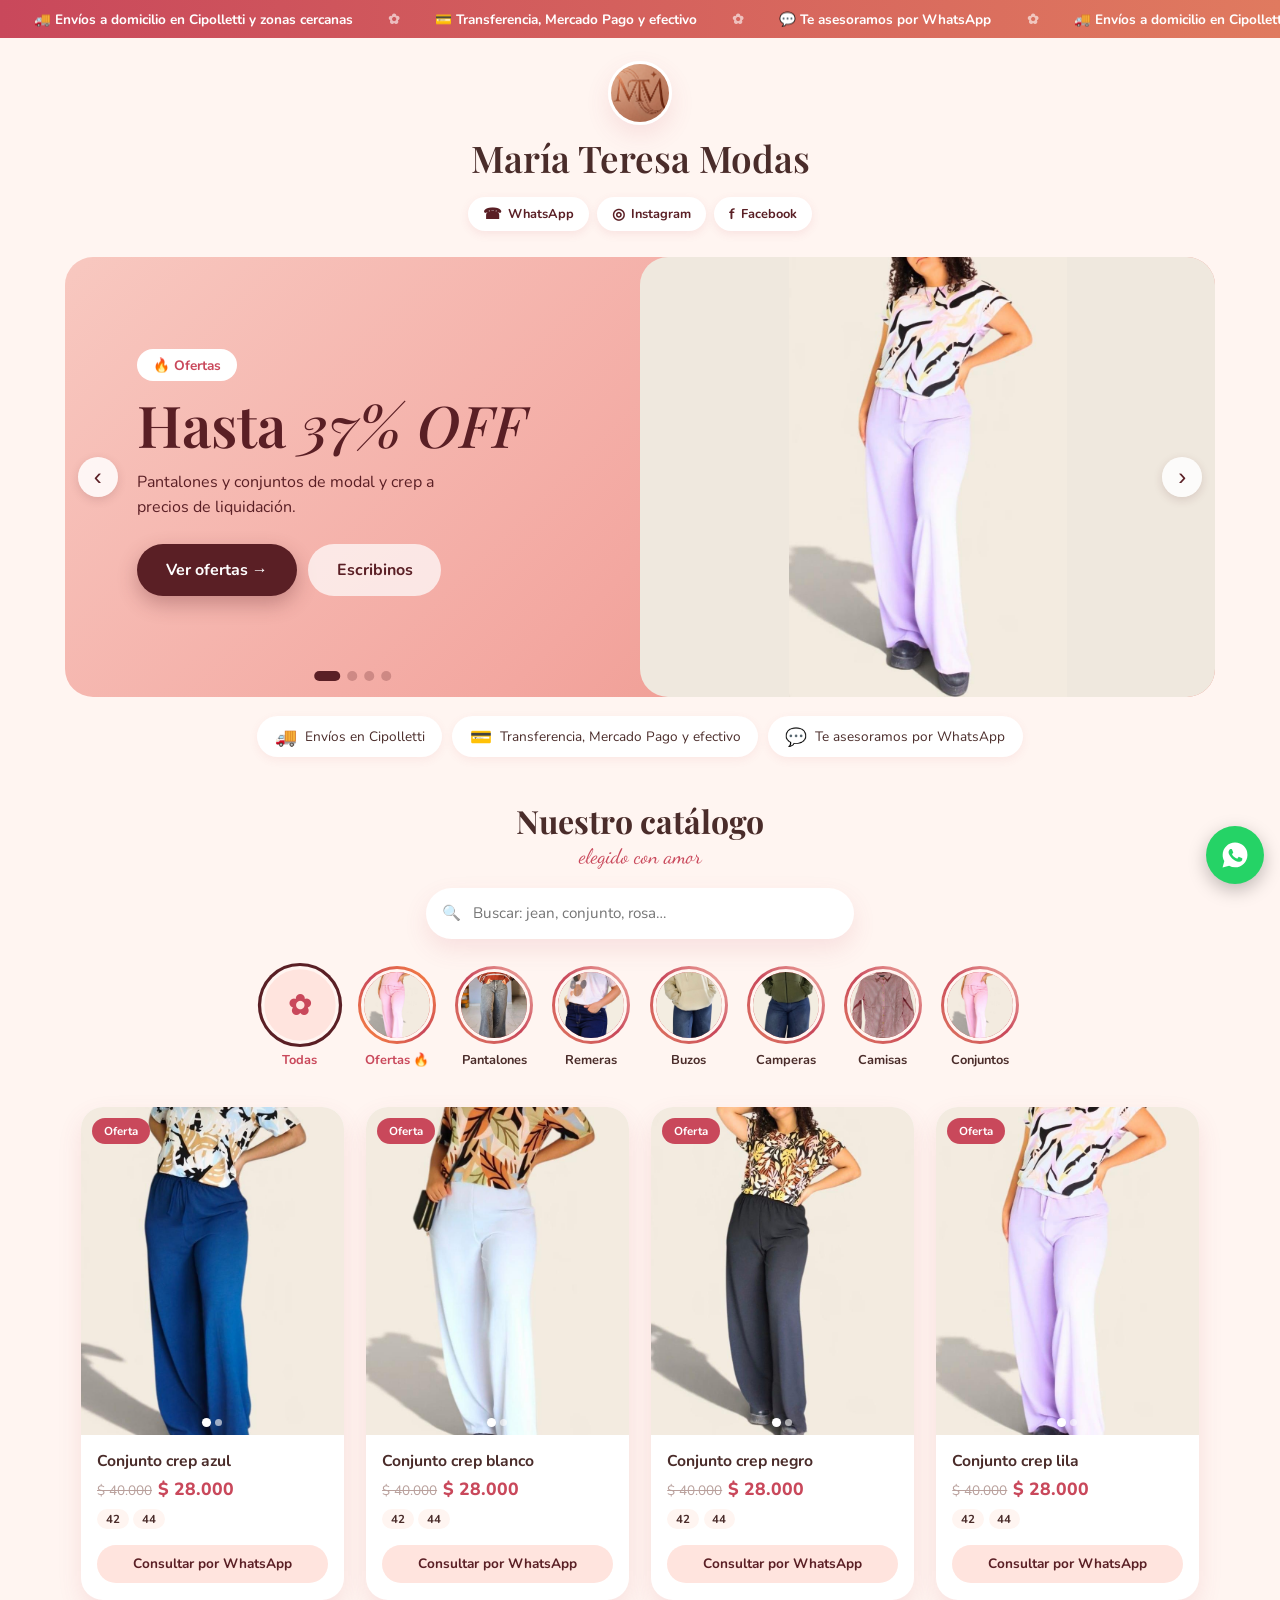
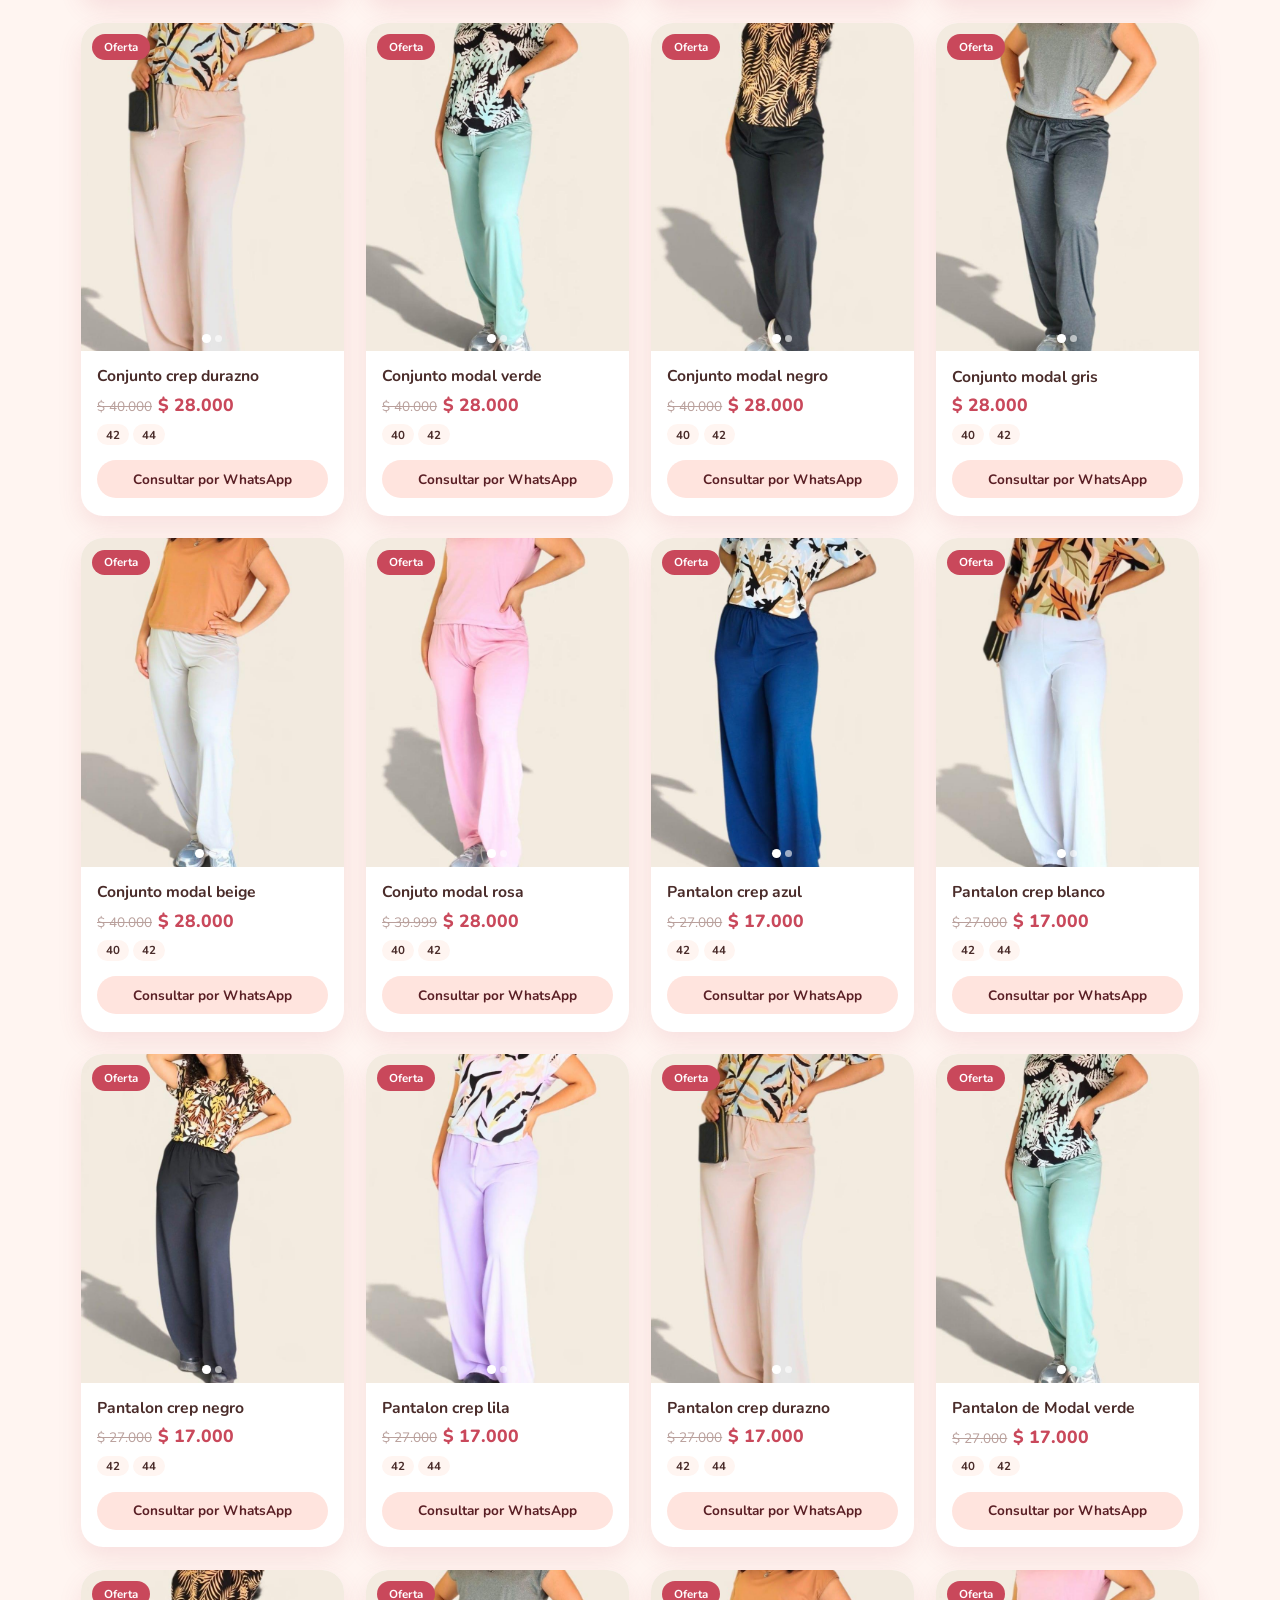
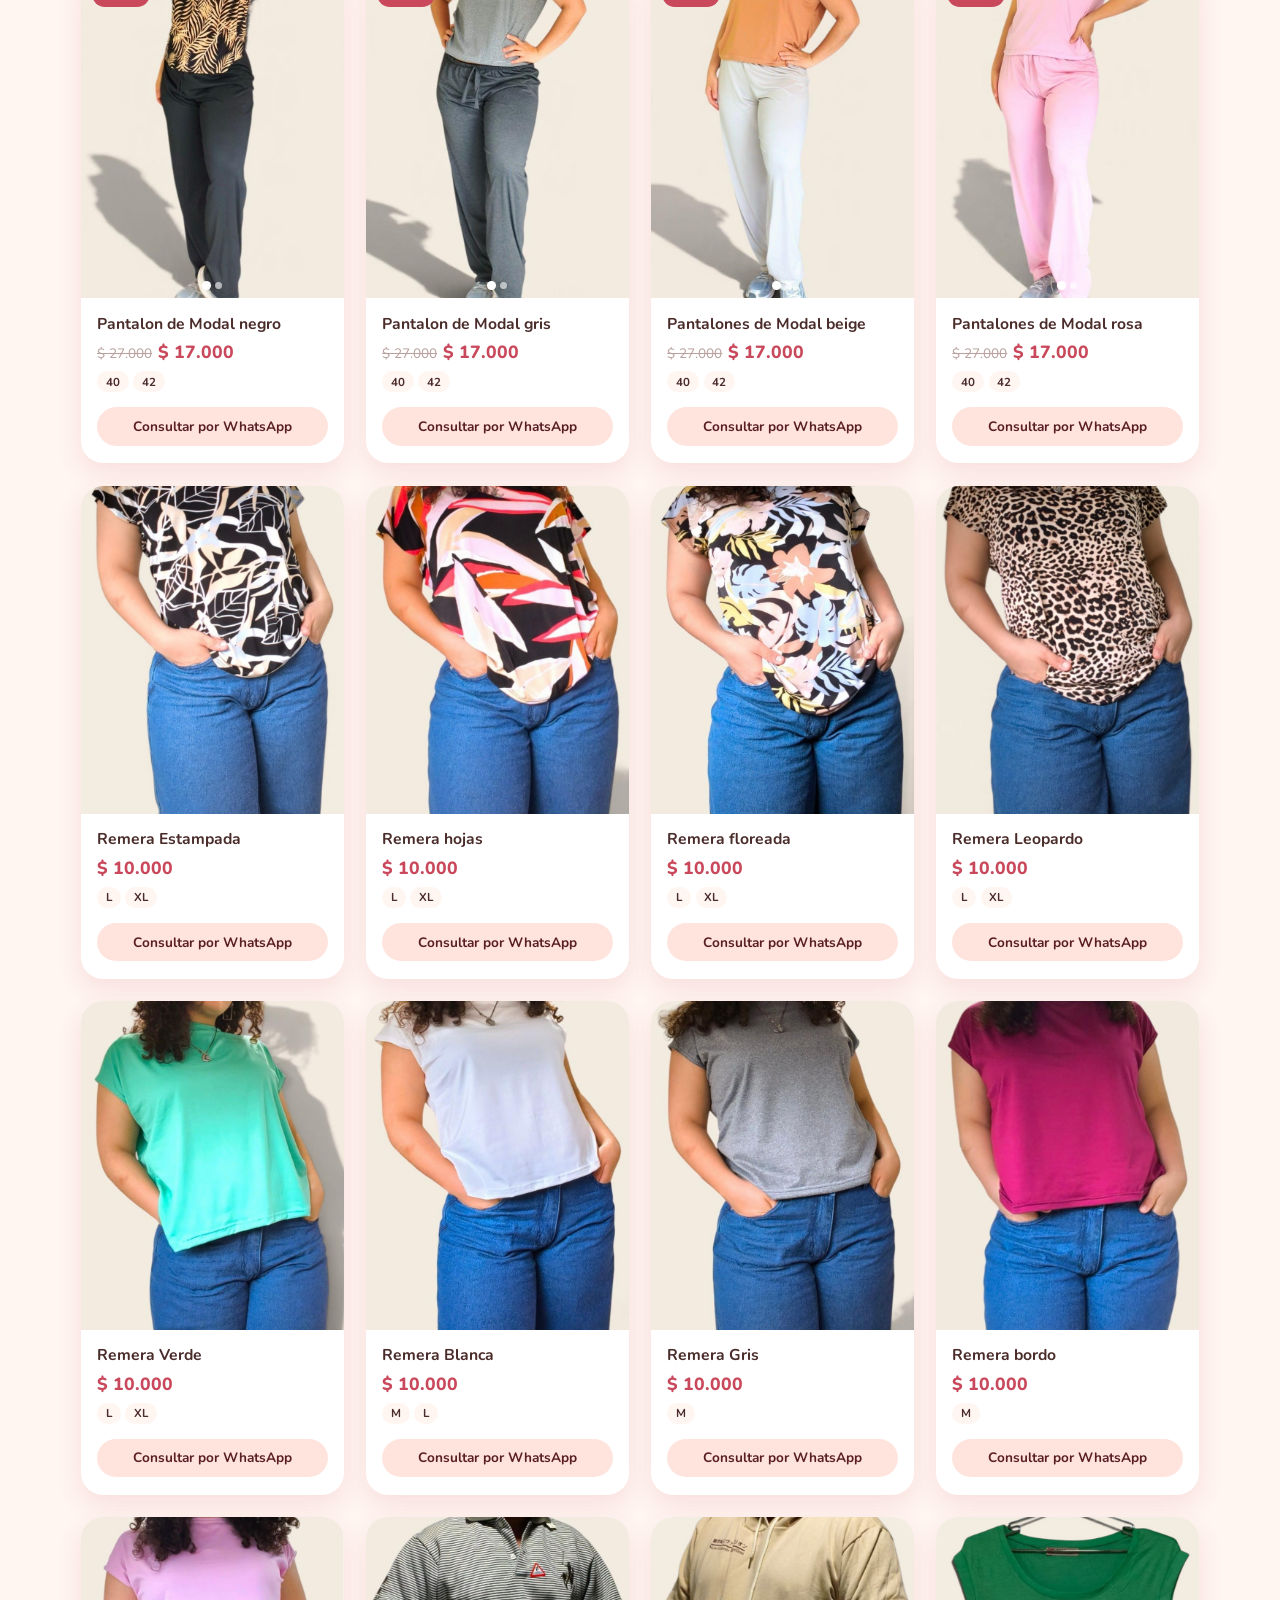
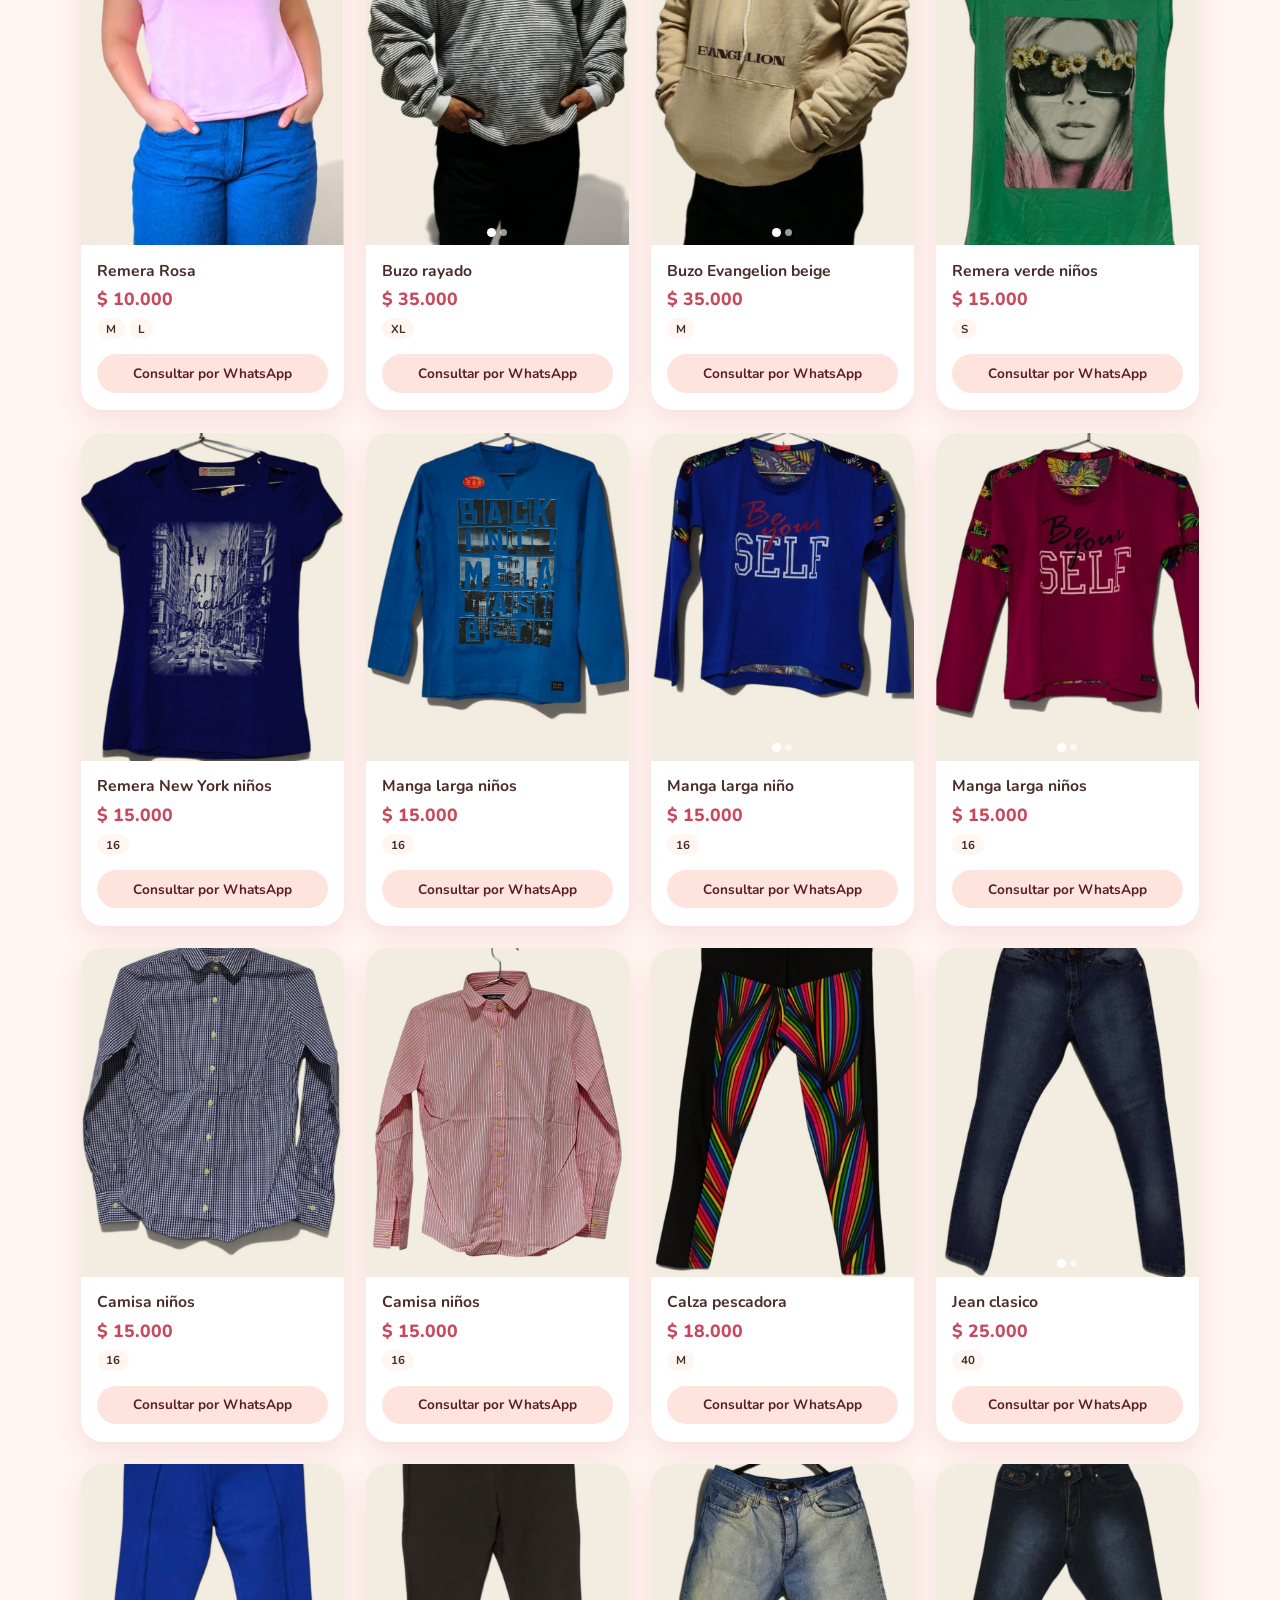
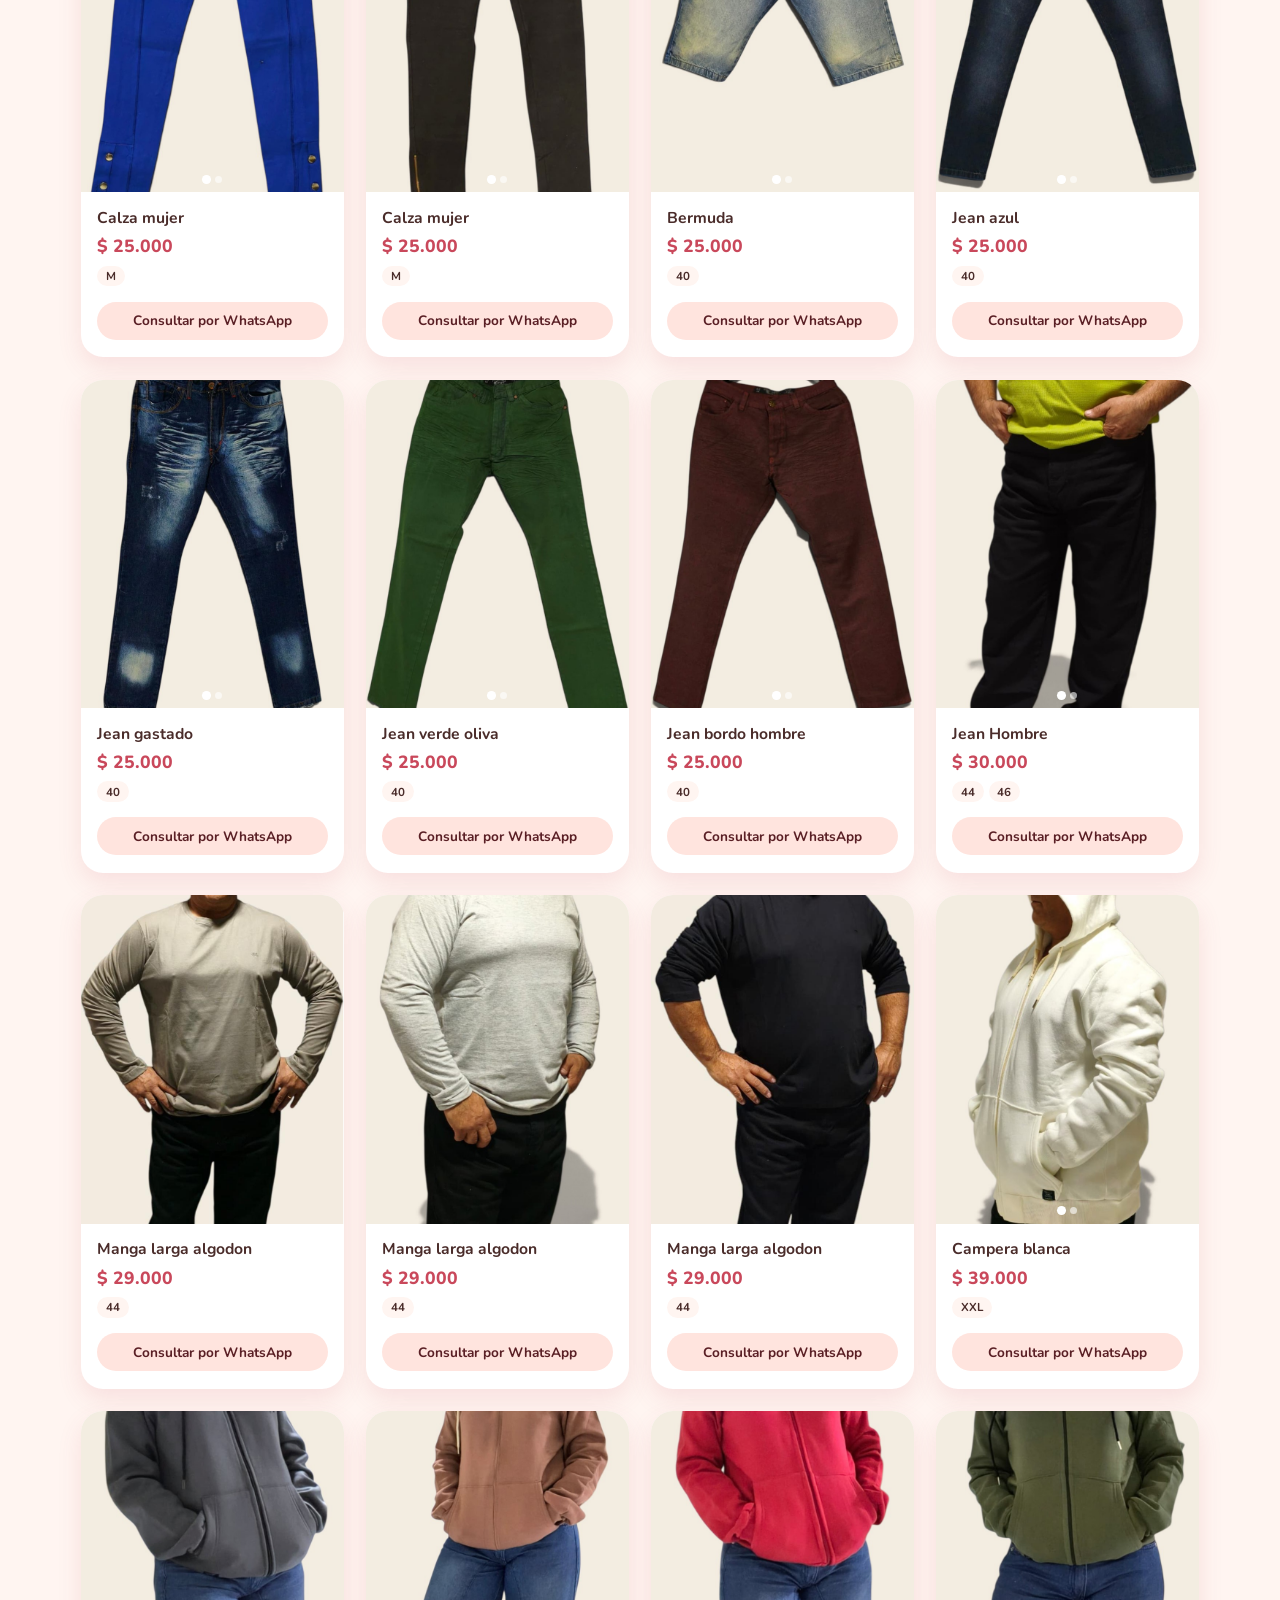
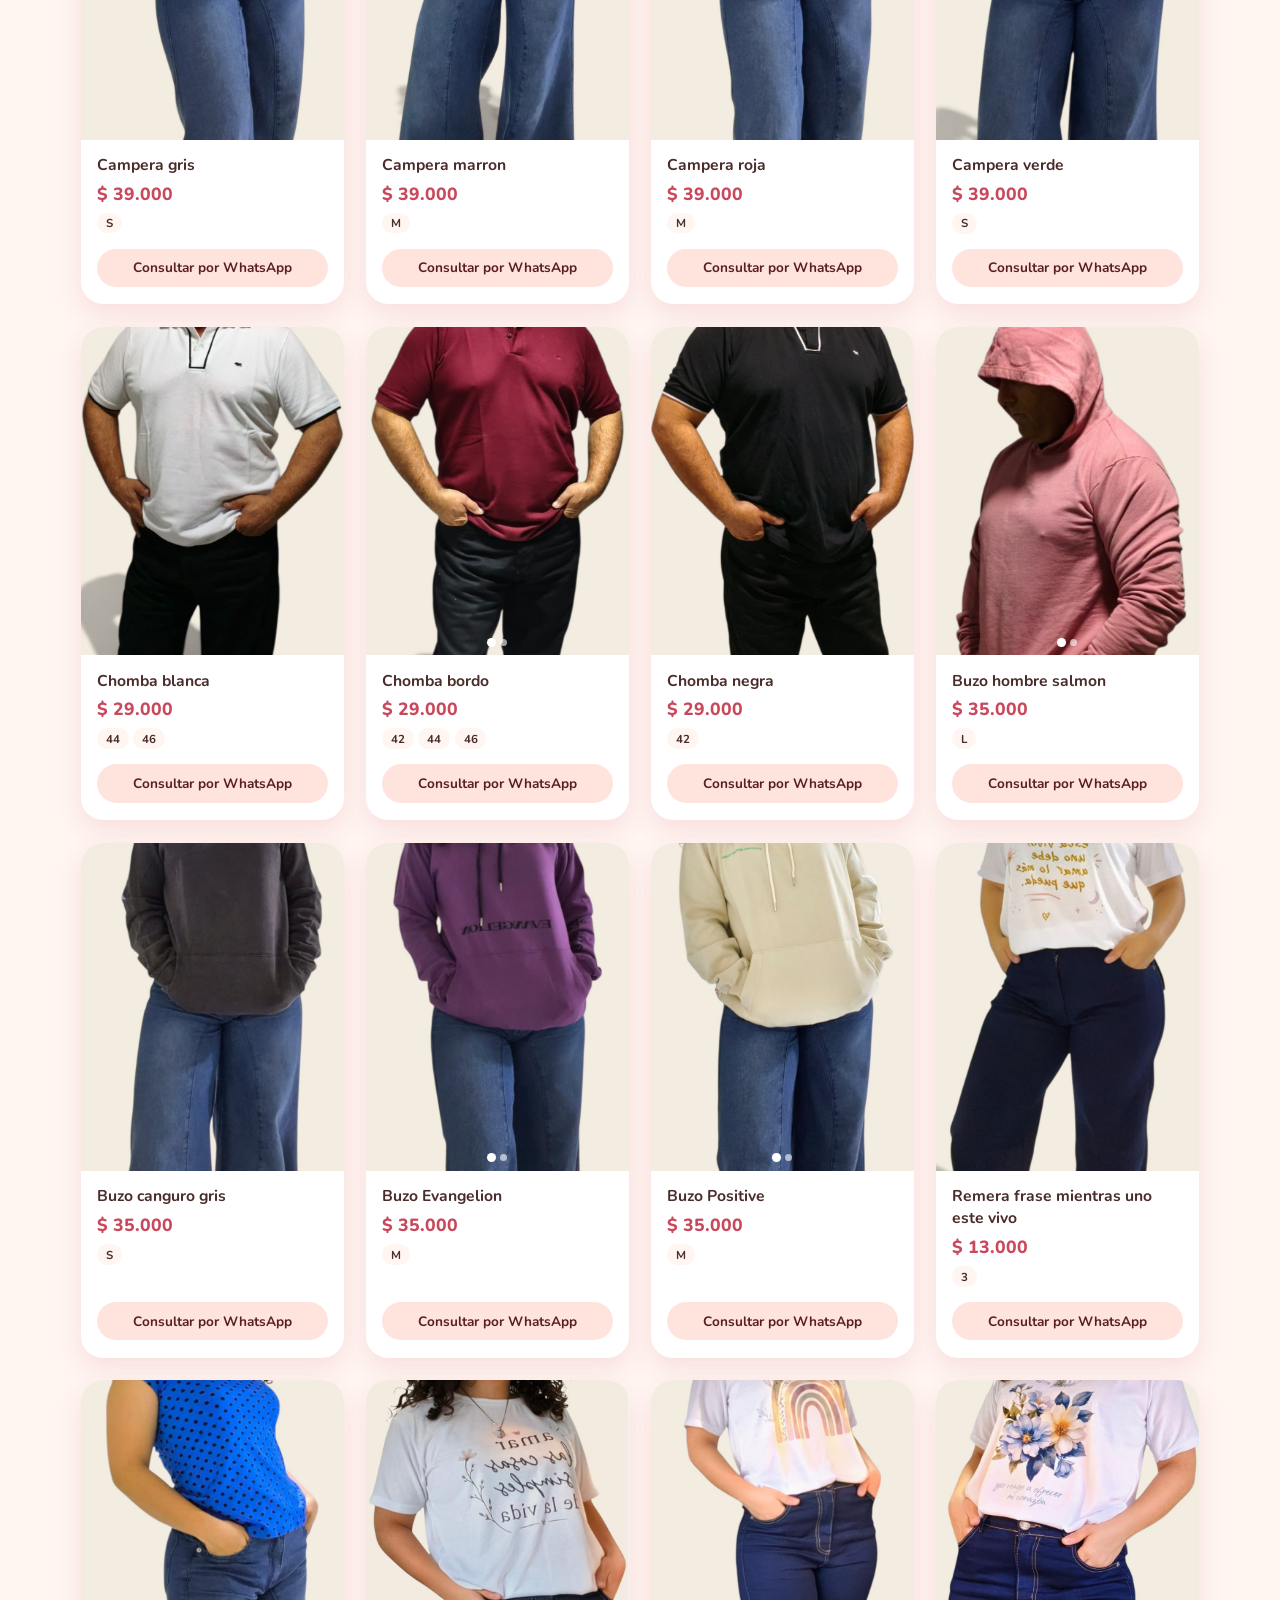
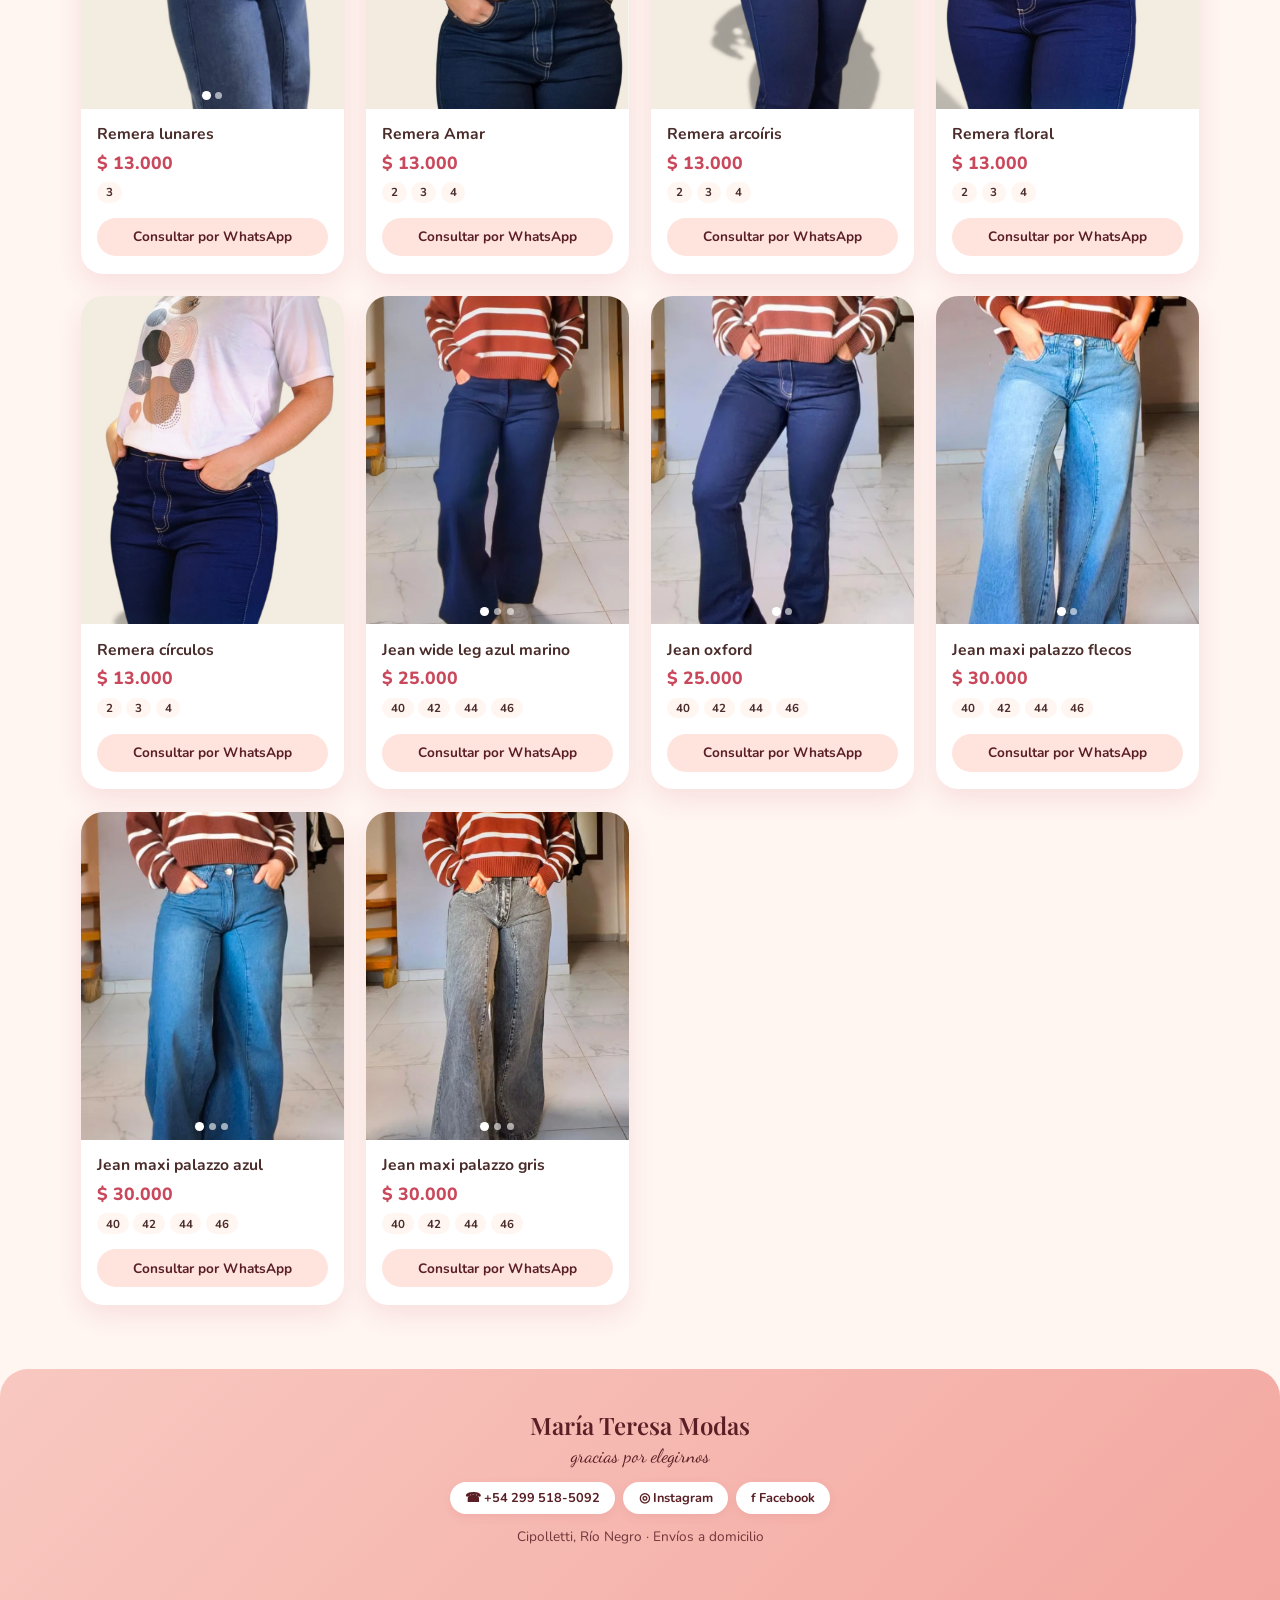
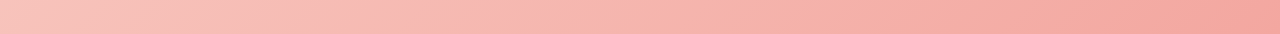
<file: index.html>
<!DOCTYPE html>
<html lang="es-AR">
<head>
<meta charset="UTF-8">
<meta name="viewport" content="width=device-width, initial-scale=1.0">
<title>Maria Teresa Modas — Catálogo</title>
<!-- ===== Open Graph (previsualización al compartir) ===== -->
<meta property="og:type" content="website">
<meta property="og:title" content="María Teresa Modas — Catálogo">
<meta property="og:description" content="Jeans, remeras y más. Envíos en Cipolletti y zonas cercanas. Pagá con transferencia, Mercado Pago o efectivo.">
<meta property="og:image" content="https://mtmodas.netlify.app/img/preview-og.jpg">
<meta property="og:url" content="https://mtmodas.netlify.app/">
<meta property="og:locale" content="es_AR">
<meta property="og:site_name" content="María Teresa Modas">

<!-- ===== Descripción general (buscadores) ===== -->
<meta name="description" content="Catálogo de MT Modas: jeans, remeras y más en Cipolletti, Río Negro.">
<link rel="canonical" href="https://mtmodas.netlify.app/">

<!-- ===== Datos del negocio para Google (vincula Facebook e Instagram) ===== -->
<script type="application/ld+json">
{
  "@context": "https://schema.org",
  "@type": "ClothingStore",
  "name": "María Teresa Modas",
  "url": "https://mtmodas.netlify.app/",
  "logo": "https://mtmodas.netlify.app/img/logo-mt.png",
  "image": "https://mtmodas.netlify.app/img/preview-og.jpg",
  "telephone": "+54 299 518-5092",
  "address": {
    "@type": "PostalAddress",
    "addressLocality": "Cipolletti",
    "addressRegion": "Río Negro",
    "addressCountry": "AR"
  },
  "paymentAccepted": "Transferencia, Mercado Pago, Efectivo",
  "sameAs": [
    "https://www.facebook.com/profile.php?id=61593674805982",
    "https://www.instagram.com/mt.modascipo"
  ]
}
</script>
<link rel="preconnect" href="https://fonts.googleapis.com">
<link href="https://fonts.googleapis.com/css2?family=Playfair+Display:ital,wght@0,600;1,500&family=Dancing+Script:wght@600&family=Nunito:wght@400;600;700;800&display=swap" rel="stylesheet">
<link rel="stylesheet" href="css/style.css">
</head>
<body>
  <!-- Barra superior: los avisos que pasan se editan en js/portada.js (AVISOS_BARRA) -->
  <div class="top-announcement-bar" id="barraAnuncio">
    <p>🚚 Envíos a domicilio en Cipolletti y zonas cercanas</p>
  </div>

  <header class="site-header">
    <div class="header-inner">
      <img src="img/logo-mt.png" alt="" class="logo" onerror="this.style.display='none'">
      <div class="brand">
        <span class="brand-script"></span>
        <h1>María Teresa Modas</h1>
      </div>
      <nav class="contacto-bar" aria-label="Contacto">
        <a href="https://wa.me/542995185092" target="_blank" rel="noopener" class="contacto-link">
          <span class="contacto-icono">☎</span> WhatsApp
        </a>
        <a href="https://www.instagram.com/mt.modascipo" target="_blank" rel="noopener" class="contacto-link">
          <span class="contacto-icono">◎</span> Instagram
        </a>
        <a href="https://www.facebook.com/profile.php?id=61593674805982" target="_blank" rel="noopener" class="contacto-link">
          <span class="contacto-icono">f</span> Facebook
        </a>
      </nav>
    </div>
  </header>

  <!-- Portada que cambia sola: las fotos y textos se editan en js/portada.js (PORTADAS).
       Esto de abajo se ve solo un instante, hasta que carga la portada. -->
  <section class="hero" id="portada" aria-roledescription="carrusel" aria-label="Novedades">
    <div class="hero-slide activa">
      <div class="hero-txt">
        <span class="chip">✿ Nueva temporada</span>
        <h2>Ropa linda,<br><em>precios de amiga</em></h2>
        <p>Jeans, buzos, remeras y camperas para vos y toda la familia. Envíos en Cipolletti y zonas cercanas.</p>
        <div class="hero-botones">
          <a href="#catalogo-titulo" class="btn-principal">Ver catálogo →</a>
          <a href="https://wa.me/542995185092" target="_blank" rel="noopener" class="btn-secundario-hero">Escribinos</a>
        </div>
      </div>
      <div class="hero-img" role="img" aria-label="Remera floral de María Teresa Modas" style="background-image: url('img/remeras/floral-corazon.jpg')"></div>
    </div>
  </section>

  <section class="info-bar" aria-label="Información de compra">
    <div class="info-item"><span>🚚</span><p>Envíos en Cipolletti</p></div>
    <div class="info-item"><span>💳</span><p>Transferencia, Mercado Pago y efectivo</p></div>
    <div class="info-item"><span>💬</span><p>Te asesoramos por WhatsApp</p></div>
  </section>

  <h2 class="seccion-titulo" id="catalogo-titulo">Nuestro catálogo</h2>
  <p class="seccion-script">elegido con amor</p>

  <div class="buscador">
    <span class="buscador-icono" aria-hidden="true">🔍</span>
    <input type="search" id="buscador" placeholder="Buscar: jean, conjunto, rosa…" aria-label="Buscar productos" autocomplete="off">
  </div>

  <!-- Las categorías se arman solas a partir de productos.json -->
  <nav class="tag-rack" id="categorias" aria-label="Secciones del catálogo"></nav>

  <main>
    <p class="status" id="status">Cargando catálogo…</p>
    <section class="catalogo" id="catalogo" aria-live="polite"></section>
  </main>

  <!-- Detalle de producto (se llena por JS al hacer click en una tarjeta) -->
  <div class="detalle-overlay" id="detalleOverlay" hidden>
    <div class="detalle-panel" role="dialog" aria-modal="true" aria-labelledby="detalleNombre">
      <button class="detalle-cerrar" id="detalleCerrar" aria-label="Cerrar">×</button>
      <div class="detalle-galeria" id="detalleGaleria"></div>
      <div class="detalle-info">
        <h2 id="detalleNombre"></h2>
        <p class="detalle-precio" id="detallePrecio"></p>
        <div class="detalle-talles" id="detalleTalles"></div>
        <a class="detalle-whatsapp" id="detalleWhatsapp" href="https://wa.me/542995185092" target="_blank" rel="noopener">Consultar por WhatsApp</a>
        <p class="detalle-ayuda">Te respondemos por stock, talles y formas de envío.</p>
        <p class="detalle-descripcion" id="detalleDescripcion"></p>
      </div>
    </div>
  </div>

  <footer class="site-footer">
    <p class="footer-marca">María Teresa Modas</p>
    <p class="footer-script">gracias por elegirnos</p>
    <nav class="contacto-bar" aria-label="Contacto">
      <a href="https://wa.me/542995185092" target="_blank" rel="noopener" class="contacto-link">☎ +54 299 518-5092</a>
      <a href="https://www.instagram.com/mt.modascipo" target="_blank" rel="noopener" class="contacto-link">◎ Instagram</a>
      <a href="https://www.facebook.com/profile.php?id=61593674805982" target="_blank" rel="noopener" class="contacto-link">f Facebook</a>
    </nav>
    <p class="footer-datos">Cipolletti, Río Negro · Envíos a domicilio</p>
  </footer>

  <a class="whatsapp-flotante" href="https://wa.me/542995185092?text=%C2%A1Hola!%20Quer%C3%ADa%20hacer%20una%20consulta" target="_blank" rel="noopener" aria-label="Escribinos por WhatsApp">
    <svg viewBox="0 0 24 24" aria-hidden="true"><path d="M12.04 2C6.58 2 2.13 6.45 2.13 11.91c0 1.75.46 3.45 1.32 4.95L2.05 22l5.25-1.38a9.9 9.9 0 0 0 4.74 1.21h.01c5.46 0 9.91-4.45 9.91-9.91A9.86 9.86 0 0 0 12.04 2zm5.8 14.03c-.24.68-1.42 1.3-1.95 1.35-.5.05-.97.23-3.27-.68-2.77-1.09-4.52-3.92-4.66-4.1-.13-.18-1.11-1.48-1.11-2.82s.7-2 .95-2.27c.25-.27.54-.34.72-.34h.52c.17 0 .39-.06.61.47.23.54.77 1.88.84 2.01.07.14.11.29.02.47-.09.18-.14.29-.27.45-.14.16-.29.36-.41.48-.14.14-.28.28-.12.55.16.27.7 1.16 1.51 1.88 1.04.93 1.91 1.21 2.18 1.35.27.14.43.11.59-.07.16-.18.68-.79.86-1.07.18-.27.36-.23.61-.14.25.09 1.59.75 1.86.88.27.14.45.2.52.32.07.11.07.66-.17 1.34z"/></svg>
  </a>

  <script src="js/main.js"></script>
  <script src="js/promo.js"></script>
  <script src="js/portada.js"></script>
  <script src="js/avisos.js"></script>
</body>
</html>
</file>
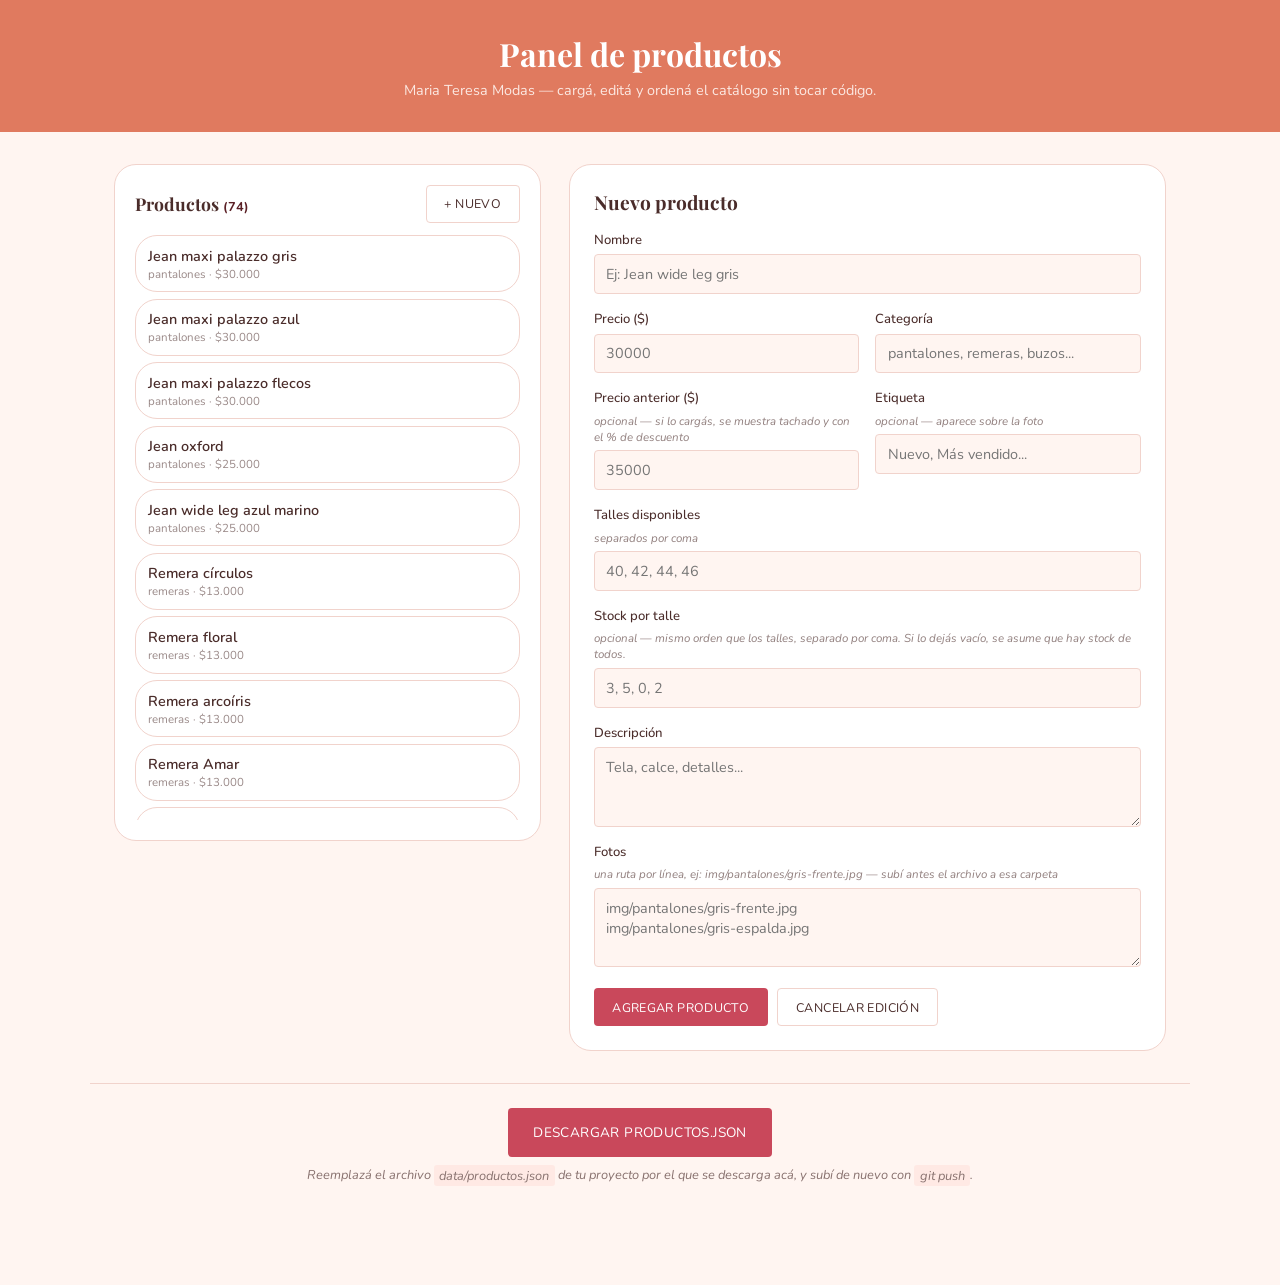
<file: admin.html>
<!DOCTYPE html>
<html lang="es-AR">
<head>
<meta charset="UTF-8">
<meta name="viewport" content="width=device-width, initial-scale=1.0">
<meta name="robots" content="noindex, nofollow">
<title>Panel de productos — Maria Teresa Modas</title>
<link rel="preconnect" href="https://fonts.googleapis.com">
<link href="https://fonts.googleapis.com/css2?family=Playfair+Display:ital,wght@0,600;1,500&family=Dancing+Script:wght@600&family=Nunito:wght@400;600;700;800&display=swap" rel="stylesheet">
<link rel="stylesheet" href="css/style.css">
<link rel="stylesheet" href="css/admin.css">
</head>
<body class="admin-body">

  <header class="admin-header">
    <h1>Panel de productos</h1>
    <p>Maria Teresa Modas — cargá, editá y ordená el catálogo sin tocar código.</p>
  </header>

  <main class="admin-layout">

    <!-- Columna izquierda: lista de productos actuales -->
    <section class="admin-lista" aria-label="Productos cargados">
      <div class="admin-lista-header">
        <h2>Productos <span id="contadorProductos">(0)</span></h2>
        <button class="btn btn-secundario" id="btnNuevo">+ Nuevo</button>
      </div>
      <ul class="lista-productos" id="listaProductos"></ul>
    </section>

    <!-- Columna derecha: formulario de edición -->
    <section class="admin-form" aria-label="Editar producto">
      <h2 id="formTitulo">Nuevo producto</h2>

      <form id="formProducto">
        <label>
          Nombre
          <input type="text" id="campoNombre" required placeholder="Ej: Jean wide leg gris">
        </label>

        <div class="fila">
          <label>
            Precio ($)
            <input type="number" id="campoPrecio" required min="0" step="1" placeholder="30000">
          </label>
          <label>
            Categoría
            <input type="text" id="campoCategoria" required placeholder="pantalones, remeras, buzos...">
          </label>
        </div>

        <div class="fila">
          <label>
            Precio anterior ($)
            <span class="ayuda">opcional — si lo cargás, se muestra tachado y con el % de descuento</span>
            <input type="number" id="campoPrecioAnterior" min="0" step="1" placeholder="35000">
          </label>
          <label>
            Etiqueta
            <span class="ayuda">opcional — aparece sobre la foto</span>
            <input type="text" id="campoEtiqueta" list="etiquetasSugeridas" placeholder="Nuevo, Más vendido...">
            <datalist id="etiquetasSugeridas">
              <option value="Nuevo"><option value="Más vendido"><option value="Oferta"><option value="Últimas unidades">
            </datalist>
          </label>
        </div>

        <label>
          Talles disponibles
          <span class="ayuda">separados por coma</span>
          <input type="text" id="campoTalles" required placeholder="40, 42, 44, 46">
        </label>

        <label>
          Stock por talle
          <span class="ayuda">opcional — mismo orden que los talles, separado por coma. Si lo dejás vacío, se asume que hay stock de todos.</span>
          <input type="text" id="campoStock" placeholder="3, 5, 0, 2">
        </label>

        <label>
          Descripción
          <textarea id="campoDescripcion" rows="3" placeholder="Tela, calce, detalles..."></textarea>
        </label>

        <label>
          Fotos
          <span class="ayuda">una ruta por línea, ej: img/pantalones/gris-frente.jpg — subí antes el archivo a esa carpeta</span>
          <textarea id="campoImagenes" rows="3" placeholder="img/pantalones/gris-frente.jpg&#10;img/pantalones/gris-espalda.jpg"></textarea>
        </label>

        <div class="acciones-form">
          <button type="submit" class="btn btn-primario" id="btnGuardar">Agregar producto</button>
          <button type="button" class="btn btn-peligro oculto" id="btnEliminar">Eliminar este producto</button>
          <button type="button" class="btn btn-secundario" id="btnCancelar">Cancelar edición</button>
        </div>
      </form>
    </section>
  </main>

  <div class="admin-descarga">
    <button class="btn btn-primario btn-grande" id="btnDescargar">Descargar productos.json</button>
    <p class="ayuda">Reemplazá el archivo <code>data/productos.json</code> de tu proyecto por el que se descarga acá, y subí de nuevo con <code>git push</code>.</p>
  </div>

  <script src="js/admin.js"></script>
</body>
</html>
</file>
<file: css/style.css>
/* ===== Maria Teresa Modas — diseño "Boutique cálida" ===== */
:root{
  --cream: #FFF5F1;
  --blush: #FFE4DE;
  --rose: #F3A7A0;
  --coral: #E07A5F;
  --raspberry: #C9485B;
  --plum: #5A1F25;
  --text: #4A2C2A;
  --muted: #9C7E79;
  --white: #FFFFFF;

  /* Nombres anteriores (los usa el panel de administración) */
  --ivory: var(--cream);
  --ivory-deep: var(--blush);
  --ink: var(--text);
  --wine: var(--raspberry);
  --wine-deep: var(--plum);
  --sage: var(--muted);
  --line: #F1D3CC;
  --copper: var(--coral);
  --copper-deep: var(--raspberry);

  --font-display: "Playfair Display", serif;
  --font-script: "Dancing Script", cursive;
  --font-body: "Nunito", sans-serif;
  --font-tag: "Nunito", sans-serif;

  --radius: 22px;
  --radius-sm: 12px;
  --shadow: 0 10px 25px rgba(201, 72, 91, 0.12);
  --gradiente: linear-gradient(90deg, var(--raspberry), var(--coral));
}

*{ box-sizing: border-box; }

body{
  margin: 0;
  background: var(--cream);
  color: var(--text);
  font-family: var(--font-body);
  -webkit-font-smoothing: antialiased;
}

/* ===== Barra de anuncios ===== */
.top-announcement-bar{
  background: var(--gradiente);
  color: var(--white);
  text-align: center;
  padding: 0.6rem 1rem;
  font-size: 0.85rem;
  font-weight: 700;
}
.top-announcement-bar p{ margin: 0; }
.top-announcement-bar{ overflow: hidden; white-space: nowrap; }

/* Avisos que pasan en movimiento */
.barra-cinta{
  display: flex;
  width: max-content;
  animation: barra-mover 30s linear infinite;
}
.top-announcement-bar:hover .barra-cinta{ animation-play-state: paused; }
.barra-tira{ display: flex; flex-shrink: 0; }
.barra-tira span{ padding: 0 1.1rem; }
.barra-sep{ opacity: 0.6; }
@keyframes barra-mover{
  to{ transform: translateX(-50%); }
}
.solo-lectores{
  position: absolute;
  width: 1px;
  height: 1px;
  overflow: hidden;
  clip: rect(0 0 0 0);
  white-space: nowrap;
}

/* ===== Header ===== */
.site-header{
  text-align: center;
  padding: 1.4rem 1rem 0.4rem;
}
.header-inner{
  max-width: 1150px;
  margin: 0 auto;
  display: flex;
  flex-direction: column;
  align-items: center;
}
.logo{
  height: 64px;
  width: 64px;
  object-fit: cover;
  border-radius: 50%;
  border: 3px solid var(--white);
  box-shadow: var(--shadow);
  margin-bottom: 0.4rem;
}
.brand-script{
  font-family: var(--font-script);
  color: var(--raspberry);
  font-size: 1.3rem;
  line-height: 1;
}
.brand h1{
  font-family: var(--font-display);
  font-weight: 600;
  font-size: clamp(1.7rem, 4vw, 2.3rem);
  margin: 0.15rem 0 0;
  color: var(--text);
}

/* ===== Botones de contacto ===== */
.contacto-bar{
  display: flex;
  flex-wrap: wrap;
  justify-content: center;
  gap: 0.5rem;
  margin-top: 0.9rem;
}
.contacto-link{
  display: inline-flex;
  align-items: center;
  gap: 0.35rem;
  background: var(--white);
  color: var(--plum);
  text-decoration: none;
  font-weight: 700;
  font-size: 0.8rem;
  padding: 0.45rem 0.95rem;
  border-radius: 999px;
  box-shadow: 0 3px 10px rgba(201, 72, 91, 0.1);
  transition: transform 0.15s ease, background 0.15s ease;
}
.contacto-link:hover{ transform: translateY(-2px); background: var(--blush); }
.contacto-icono{ font-size: 0.95rem; }

/* ===== Hero ===== */
.hero{
  position: relative;
  max-width: 1150px;
  margin: 1.2rem auto 0;
  display: grid;            /* las portadas se apilan una sobre otra */
  border-radius: 28px;
  overflow: hidden;
  background: linear-gradient(135deg, #F8C8C0, var(--rose) 55%, #E98C7E);
}
.hero-slide{
  grid-area: 1 / 1;
  display: grid;
  grid-template-columns: 1fr 1fr;
  min-height: 440px;
  opacity: 0;
  visibility: hidden;
  transition: opacity 0.8s ease, visibility 0.8s;
}
.hero-slide.activa{
  opacity: 1;
  visibility: visible;
}
.hero-slide .hero-txt > *{
  transform: translateY(14px);
  opacity: 0;
  transition: transform 0.7s ease, opacity 0.7s ease;
}
.hero-slide.activa .hero-txt > *{
  transform: none;
  opacity: 1;
}
.hero-slide.activa .hero-txt > :nth-child(2){ transition-delay: 0.1s; }
.hero-slide.activa .hero-txt > :nth-child(3){ transition-delay: 0.2s; }
.hero-slide.activa .hero-txt > :nth-child(n+4){ transition-delay: 0.3s; }

.hero-cuenta{
  margin-top: 0.9rem !important;
  background: rgba(255, 255, 255, 0.75);
  border-radius: 999px;
  padding: 0.45rem 1rem;
  font-size: 0.9rem;
  font-weight: 700;
}
.hero-cuenta strong{ color: var(--raspberry); font-variant-numeric: tabular-nums; white-space: nowrap; }

.hero-flecha{
  position: absolute;
  top: 50%;
  transform: translateY(-50%);
  z-index: 2;
  width: 40px;
  height: 40px;
  border: none;
  border-radius: 50%;
  background: rgba(255, 255, 255, 0.85);
  color: var(--plum);
  font-size: 1.5rem;
  line-height: 1;
  cursor: pointer;
  box-shadow: 0 3px 10px rgba(90, 31, 37, 0.15);
  transition: background 0.15s ease;
}
.hero-flecha:hover{ background: var(--white); }
.hero-flecha.izq{ left: 0.8rem; }
.hero-flecha.der{ right: 0.8rem; }
.hero-puntos{
  position: absolute;
  bottom: 1rem;
  left: 25%;
  transform: translateX(-50%);
  z-index: 2;
  display: flex;
  gap: 0.45rem;
}
.hero-punto{
  width: 10px;
  height: 10px;
  padding: 0;
  border: none;
  border-radius: 999px;
  background: rgba(90, 31, 37, 0.25);
  cursor: pointer;
  transition: width 0.3s ease, background 0.3s ease;
}
.hero-punto.activo{
  width: 26px;
  background: var(--plum);
}
.hero-txt{
  padding: 3rem 3rem 3.5rem 4.5rem;
  display: flex;
  flex-direction: column;
  justify-content: center;
  align-items: flex-start;
  color: var(--plum);
}
.chip{
  display: inline-block;
  background: var(--white);
  color: var(--raspberry);
  font-weight: 700;
  border-radius: 999px;
  padding: 0.4rem 1rem;
  font-size: 0.85rem;
}
.hero h2{
  font-family: var(--font-display);
  font-weight: 600;
  font-size: clamp(2.2rem, 4.5vw, 3.6rem);
  line-height: 1.05;
  margin: 0.8rem 0 1rem;
}
.hero h2 em{ font-weight: 500; }
.hero p{ margin: 0; line-height: 1.55; max-width: 34ch; }
.hero-botones{
  display: flex;
  flex-wrap: wrap;
  gap: 0.7rem;
  margin-top: 1.5rem;
}
.btn-principal,
.btn-secundario-hero{
  display: inline-block;
  border-radius: 999px;
  padding: 0.95rem 1.8rem;
  font-weight: 700;
  text-decoration: none;
  transition: transform 0.15s ease, box-shadow 0.15s ease;
}
.btn-principal{
  background: var(--plum);
  color: var(--white);
  box-shadow: 0 8px 20px rgba(90, 31, 37, 0.3);
}
.btn-secundario-hero{
  background: rgba(255, 255, 255, 0.7);
  color: var(--plum);
}
.btn-principal:hover,
.btn-secundario-hero:hover{ transform: translateY(-2px); }
.hero-img{
  background: var(--blush) center 20% / cover no-repeat;
  border-radius: 28px 0 0 28px;
}
/* Foto entera (cuerpo completo con fondo liso) */
.hero-img.completa{
  background-color: #EFE8DE;
  background-size: contain;
  background-position: center bottom;
}

/* ===== Buscador ===== */
.buscador{
  position: relative;
  max-width: 460px;
  margin: 1.2rem auto 0;
  padding: 0 1rem;
}
.buscador input{
  width: 100%;
  border: 2px solid transparent;
  border-radius: 999px;
  background: var(--white);
  padding: 0.85rem 1.2rem 0.85rem 2.8rem;
  font-family: var(--font-body);
  font-size: 0.95rem;
  color: var(--text);
  box-shadow: var(--shadow);
  outline: none;
  transition: border-color 0.15s ease;
}
.buscador input:focus{ border-color: var(--rose); }
.buscador-icono{
  position: absolute;
  left: 2rem;
  top: 50%;
  transform: translateY(-50%);
  font-size: 0.95rem;
  opacity: 0.6;
}
.sin-resultados a{ color: var(--raspberry); font-weight: 700; }

/* ===== Avisos en la esquina ===== */
.aviso{
  position: fixed;
  left: 1rem;
  bottom: 1rem;
  z-index: 95;
  max-width: 330px;
  display: flex;
  align-items: stretch;
  background: var(--white);
  border-radius: 18px;
  box-shadow: 0 12px 30px rgba(90, 31, 37, 0.25);
  overflow: hidden;
  transform: translateY(140%);
  opacity: 0;
  pointer-events: none;
  transition: transform 0.45s ease, opacity 0.45s ease;
}
.aviso.visible{
  transform: none;
  opacity: 1;
  pointer-events: auto;
}
.aviso-cuerpo{
  display: flex;
  align-items: center;
  gap: 0.75rem;
  border: none;
  background: none;
  padding: 0.6rem 0.4rem 0.6rem 0.6rem;
  text-align: left;
  cursor: pointer;
  font-family: var(--font-body);
  color: var(--text);
}
.aviso-cuerpo img{
  width: 54px;
  height: 66px;
  object-fit: cover;
  border-radius: 10px;
  background: var(--blush);
  flex-shrink: 0;
}
.aviso-texto{
  display: flex;
  flex-direction: column;
  gap: 0.1rem;
  font-size: 0.85rem;
}
.aviso-tipo{ font-size: 0.72rem; font-weight: 800; color: var(--raspberry); }
.aviso-precio{ font-weight: 800; color: var(--raspberry); }
.aviso-precio s{ color: #B9A09C; font-weight: 400; font-size: 0.78rem; }
.aviso-cerrar{
  border: none;
  background: none;
  color: var(--muted);
  font-size: 1.2rem;
  padding: 0.3rem 0.7rem;
  cursor: pointer;
  align-self: flex-start;
}

/* Cuenta regresiva en el cartel de promo */
.promo-cuenta{
  margin: -0.4rem 0 1rem;
  font-size: 0.9rem;
  font-weight: 700;
  color: var(--plum);
}
.promo-cuenta strong{ color: var(--raspberry); font-variant-numeric: tabular-nums; }

/* ===== Beneficios ===== */
.info-bar{
  max-width: 1150px;
  margin: 1.2rem auto 0;
  padding: 0 1rem;
  display: flex;
  flex-wrap: wrap;
  justify-content: center;
  gap: 0.6rem;
}
.info-item{
  display: flex;
  align-items: center;
  gap: 0.5rem;
  background: var(--white);
  border-radius: 999px;
  padding: 0.55rem 1.1rem;
  font-size: 0.85rem;
  box-shadow: 0 3px 10px rgba(201, 72, 91, 0.08);
}
.info-item p{ margin: 0; }
.info-item span{ font-size: 1.1rem; }

/* ===== Títulos de sección ===== */
.seccion-titulo{
  font-family: var(--font-display);
  text-align: center;
  font-size: 2rem;
  margin: 2.6rem 0 0;
}
.seccion-script{
  text-align: center;
  font-family: var(--font-script);
  font-size: 1.3rem;
  color: var(--raspberry);
  margin: 0.1rem 0 0;
}

/* ===== Categorías estilo "historias" ===== */
.tag-rack{
  max-width: 1150px;
  margin: 1.4rem auto 0;
  padding: 0.3rem 1rem 0.6rem;
  display: flex;
  justify-content: center;
  gap: 1.2rem;
  overflow-x: auto;
  scrollbar-width: none;
}
.tag-rack::-webkit-scrollbar{ display: none; }
.tag-btn{
  flex: 0 0 auto;
  background: none;
  border: none;
  padding: 0;
  cursor: pointer;
  font-family: var(--font-body);
  font-weight: 700;
  font-size: 0.8rem;
  color: var(--text);
  text-transform: capitalize;
  display: flex;
  flex-direction: column;
  align-items: center;
  gap: 0.4rem;
}
.tag-circulo{
  width: 78px;
  height: 78px;
  border-radius: 50%;
  padding: 3px;
  background: linear-gradient(45deg, var(--coral), var(--raspberry), #F2B5A7);
  transition: transform 0.15s ease;
}
.tag-circulo img,
.tag-circulo span{
  width: 100%;
  height: 100%;
  border-radius: 50%;
  object-fit: cover;
  border: 3px solid var(--cream);
  display: grid;
  place-items: center;
  background: var(--blush);
  color: var(--raspberry);
  font-size: 1.6rem;
}
.tag-btn:hover .tag-circulo{ transform: scale(1.05); }
.tag-ofertas{ color: var(--raspberry); }
.tag-ofertas .tag-circulo{ background: linear-gradient(45deg, #FF8A3D, var(--raspberry), #FF8A3D); }
.tag-btn.active{ color: var(--raspberry); }
.tag-btn.active .tag-circulo{
  background: var(--plum);
  transform: scale(1.08);
}

/* ===== Estado de carga / vacío ===== */
.status{
  max-width: 1150px;
  margin: 2rem auto 0;
  padding: 0 1.5rem;
  font-size: 0.9rem;
  color: var(--raspberry);
  text-align: center;
}
.status.hidden{ display: none; }

/* ===== Grilla de productos ===== */
.catalogo{
  max-width: 1150px;
  margin: 1.8rem auto 4rem;
  padding: 0 1rem;
  display: grid;
  grid-template-columns: repeat(auto-fill, minmax(230px, 1fr));
  gap: 1.4rem;
}
.catalogo > .status{ grid-column: 1 / -1; }

.producto{
  background: var(--white);
  border-radius: var(--radius);
  overflow: hidden;
  display: flex;
  flex-direction: column;
  cursor: pointer;
  box-shadow: var(--shadow);
  transition: box-shadow 0.2s ease, transform 0.2s ease;
}
.producto:hover{
  box-shadow: 0 16px 32px rgba(201, 72, 91, 0.2);
  transform: translateY(-4px);
}
.producto-img{
  position: relative;
  aspect-ratio: 4 / 5;
  background: var(--blush);
  overflow: hidden;
}
.producto-img img{
  width: 100%;
  height: 100%;
  object-fit: cover;
  display: block;
}
.badge{
  position: absolute;
  top: 0.7rem;
  left: 0.7rem;
  z-index: 1;
  background: var(--raspberry);
  color: var(--white);
  font-weight: 700;
  font-size: 0.72rem;
  border-radius: 999px;
  padding: 0.3rem 0.75rem;
}
.badge.oferta{ background: var(--coral); }

/* Flechas de la galería */
.galeria-flecha{
  position: absolute;
  top: 50%;
  transform: translateY(-50%);
  border: none;
  background: rgba(255, 255, 255, 0.85);
  color: var(--plum);
  font-family: var(--font-body);
  font-size: 1.3rem;
  line-height: 1;
  width: 32px;
  height: 32px;
  border-radius: 50%;
  cursor: pointer;
  display: flex;
  align-items: center;
  justify-content: center;
  opacity: 0;
  box-shadow: 0 2px 6px rgba(0, 0, 0, 0.15);
  transition: opacity 0.15s ease, background 0.15s ease;
}
.producto-img:hover .galeria-flecha,
.galeria-flecha:focus-visible{ opacity: 1; }
.galeria-flecha:hover{ background: var(--white); }
.galeria-flecha.izq{ left: 0.5rem; }
.galeria-flecha.der{ right: 0.5rem; }

/* Puntos indicadores */
.galeria-puntos{
  position: absolute;
  bottom: 0.6rem;
  left: 0;
  right: 0;
  display: flex;
  justify-content: center;
  gap: 0.35rem;
}
.punto{
  width: 7px;
  height: 7px;
  border-radius: 50%;
  background: rgba(255, 255, 255, 0.6);
  cursor: pointer;
  transition: background 0.15s ease, transform 0.15s ease;
}
.punto.activo{
  background: var(--white);
  transform: scale(1.3);
}

@media (hover: none){
  .galeria-flecha{ opacity: 1; }
}

.producto-info{
  padding: 0.9rem 1rem 1.1rem;
  display: flex;
  flex-direction: column;
  gap: 0.35rem;
  flex: 1;
}
.producto-nombre{
  font-family: var(--font-body);
  font-weight: 700;
  font-size: 0.98rem;
  margin: 0;
}
.producto-precio{
  font-weight: 800;
  color: var(--raspberry);
  font-size: 1.1rem;
}
.precio-anterior{
  color: #B9A09C;
  font-weight: 400;
  font-size: 0.85rem;
  margin-right: 0.35rem;
}
.producto-talles{
  display: flex;
  flex-wrap: wrap;
  gap: 0.3rem;
  margin-top: 0.1rem;
}
.talle{
  font-size: 0.72rem;
  font-weight: 700;
  background: var(--cream);
  color: var(--text);
  border-radius: 999px;
  padding: 0.15rem 0.55rem;
}
.talle.agotado{
  color: #C9B6B2;
  text-decoration: line-through;
}
.producto-consultar{
  margin-top: auto;
  padding-top: 0.6rem;
}
.producto-consultar a{
  display: block;
  text-align: center;
  background: var(--blush);
  color: var(--plum);
  border-radius: 999px;
  padding: 0.6rem;
  font-weight: 700;
  font-size: 0.85rem;
  text-decoration: none;
  transition: background 0.15s ease, color 0.15s ease;
}
.producto-consultar a:hover{ background: var(--raspberry); color: var(--white); }

/* ===== Panel de detalle de producto ===== */
.detalle-overlay{
  position: fixed;
  inset: 0;
  background: rgba(90, 31, 37, 0.45);
  display: flex;
  align-items: center;
  justify-content: center;
  padding: 1.5rem;
  z-index: 100;
}
.detalle-overlay[hidden]{ display: none; }

.detalle-panel{
  position: relative;
  background: var(--white);
  border-radius: 28px;
  max-width: 900px;
  width: 100%;
  max-height: 90vh;
  overflow-y: auto;
  display: grid;
  grid-template-columns: 1.1fr 1fr;
  box-shadow: 0 25px 60px rgba(90, 31, 37, 0.3);
}
.detalle-cerrar{
  position: absolute;
  top: 0.75rem;
  right: 0.75rem;
  z-index: 2;
  width: 36px;
  height: 36px;
  border-radius: 50%;
  border: none;
  background: var(--white);
  color: var(--plum);
  font-size: 1.4rem;
  line-height: 1;
  cursor: pointer;
  display: flex;
  align-items: center;
  justify-content: center;
  box-shadow: 0 2px 8px rgba(0, 0, 0, 0.15);
}
.detalle-cerrar:hover{ background: var(--blush); }

.detalle-galeria{
  position: relative;
  aspect-ratio: 3 / 4;
  background: var(--blush);
  overflow: hidden;
}
.detalle-galeria img{
  width: 100%;
  height: 100%;
  object-fit: contain;
  display: block;
}
.detalle-galeria .galeria-flecha{ opacity: 1; }

.detalle-info{
  padding: 2.2rem 1.9rem;
  display: flex;
  flex-direction: column;
  gap: 0.9rem;
}
.detalle-info h2{
  font-family: var(--font-display);
  font-size: 1.7rem;
  margin: 0;
}
.detalle-precio{
  font-weight: 800;
  font-size: 1.4rem;
  color: var(--raspberry);
  margin: 0;
}
.detalle-talles{
  display: flex;
  flex-wrap: wrap;
  gap: 0.4rem;
}
.detalle-talles .talle{ font-size: 0.85rem; padding: 0.3rem 0.8rem; }
.detalle-descripcion{
  font-size: 0.92rem;
  line-height: 1.6;
  margin-top: 0.4rem;
  border-top: 1px solid var(--line);
  padding-top: 0.9rem;
}
.detalle-whatsapp{
  display: inline-flex;
  align-items: center;
  justify-content: center;
  background: var(--plum);
  color: var(--white);
  text-decoration: none;
  font-weight: 700;
  font-size: 0.95rem;
  padding: 0.95rem 1.2rem;
  border-radius: 999px;
  box-shadow: 0 8px 20px rgba(90, 31, 37, 0.25);
  transition: background 0.15s ease;
}
.detalle-whatsapp:hover{ background: var(--raspberry); }
.detalle-ayuda{
  font-size: 0.78rem;
  color: var(--muted);
  margin: -0.4rem 0 0;
  text-align: center;
}

/* ===== Footer ===== */
.site-footer{
  background: linear-gradient(135deg, #F8C8C0, var(--rose));
  color: var(--plum);
  text-align: center;
  padding: 2.5rem 1rem 5.5rem;
  border-radius: 28px 28px 0 0;
}
.footer-marca{
  font-family: var(--font-display);
  font-size: 1.5rem;
  font-weight: 600;
  margin: 0;
}
.footer-script{
  font-family: var(--font-script);
  font-size: 1.2rem;
  margin: 0.2rem 0 0;
}
.footer-datos{
  font-size: 0.85rem;
  margin: 0.8rem 0 0;
  opacity: 0.85;
}

/* ===== Botón flotante de WhatsApp ===== */
.whatsapp-flotante{
  position: fixed;
  right: 1rem;
  bottom: 1rem;
  z-index: 90;
  width: 58px;
  height: 58px;
  border-radius: 50%;
  background: #25D366;
  display: flex;
  align-items: center;
  justify-content: center;
  box-shadow: 0 6px 18px rgba(0, 0, 0, 0.25);
  transition: transform 0.15s ease;
}
.whatsapp-flotante:hover{ transform: scale(1.07); }
.whatsapp-flotante svg{ width: 30px; height: 30px; fill: #fff; }

/* ===== Pop-up de promociones ===== */
.promo-overlay{
  position: fixed;
  inset: 0;
  z-index: 200;
  background: rgba(90, 31, 37, 0.5);
  display: flex;
  align-items: center;
  justify-content: center;
  padding: 1rem;
  opacity: 0;
  transition: opacity 0.25s ease;
}
.promo-overlay.visible{ opacity: 1; }
.promo-panel{
  position: relative;
  width: 100%;
  max-width: 400px;
  max-height: calc(100vh - 2rem);
  overflow-y: auto;
  background: linear-gradient(180deg, #FDE3DD, var(--white) 45%);
  border-radius: 28px;
  padding: 2rem 1.5rem 1.4rem;
  text-align: center;
  box-shadow: 0 25px 60px rgba(90, 31, 37, 0.35);
  transform: translateY(16px) scale(0.97);
  transition: transform 0.25s ease;
}
.promo-overlay.visible .promo-panel{ transform: none; }
.promo-cerrar{
  position: absolute;
  top: 0.7rem;
  right: 0.7rem;
  width: 34px;
  height: 34px;
  border: none;
  border-radius: 50%;
  background: var(--white);
  color: var(--plum);
  font-size: 1.3rem;
  line-height: 1;
  cursor: pointer;
  box-shadow: 0 2px 8px rgba(0, 0, 0, 0.1);
}
.promo-cerrar:hover{ background: var(--blush); }
.promo-flores{
  color: var(--raspberry);
  letter-spacing: 0.5em;
  font-size: 1.1rem;
  margin-bottom: 0.4rem;
}
.promo-etiqueta{
  display: inline-block;
  font-family: var(--font-script);
  font-size: 1.35rem;
  color: var(--raspberry);
}
.promo-panel h2{
  font-family: var(--font-display);
  font-weight: 600;
  font-size: 1.7rem;
  line-height: 1.15;
  margin: 0.3rem 0 0.4rem;
  color: var(--plum);
}
.promo-subtitulo{
  margin: 0 0 1.1rem;
  font-size: 0.88rem;
  color: var(--muted);
}
.promo-beneficios{
  list-style: none;
  margin: 0 0 1rem;
  padding: 0;
  display: grid;
  gap: 0.5rem;
  text-align: left;
}
.promo-beneficios li{
  display: flex;
  align-items: center;
  gap: 0.75rem;
  background: var(--white);
  border-radius: var(--radius-sm);
  padding: 0.7rem 0.9rem;
  font-size: 0.88rem;
  box-shadow: 0 3px 10px rgba(201, 72, 91, 0.1);
}
.promo-beneficios strong{
  flex: 0 0 auto;
  min-width: 6rem;
  font-family: var(--font-display);
  font-size: 1.15rem;
  color: var(--raspberry);
}
.promo-codigo{
  display: flex;
  align-items: center;
  justify-content: center;
  gap: 0.6rem;
  width: 100%;
  margin-bottom: 0.9rem;
  padding: 0.6rem;
  background: var(--white);
  border: 2px dashed var(--rose);
  border-radius: var(--radius-sm);
  font-family: var(--font-body);
  color: var(--text);
  cursor: pointer;
}
.promo-codigo span{ font-size: 0.72rem; text-transform: uppercase; color: var(--muted); }
.promo-codigo strong{ font-size: 1.05rem; letter-spacing: 0.1em; color: var(--raspberry); }
.promo-codigo em{ font-style: normal; font-size: 0.72rem; color: var(--coral); }
.promo-boton{
  display: block;
  background: var(--plum);
  color: var(--white);
  text-decoration: none;
  font-weight: 700;
  padding: 0.95rem 1rem;
  border-radius: 999px;
  box-shadow: 0 8px 20px rgba(90, 31, 37, 0.3);
  transition: background 0.15s ease;
}
.promo-boton:hover{ background: var(--raspberry); }
.promo-seguir{
  margin-top: 0.7rem;
  background: none;
  border: none;
  color: var(--text);
  opacity: 0.7;
  font-family: var(--font-body);
  font-size: 0.85rem;
  text-decoration: underline;
  cursor: pointer;
}
.promo-legal{
  margin: 0.7rem 0 0;
  font-size: 0.7rem;
  color: var(--muted);
}

/* ===== Accesibilidad ===== */
.hero-flecha:focus-visible,
.hero-punto:focus-visible,
.aviso-cuerpo:focus-visible,
.aviso-cerrar:focus-visible,
.tag-btn:focus-visible,
.contacto-link:focus-visible,
.btn-principal:focus-visible,
.btn-secundario-hero:focus-visible,
.producto-consultar a:focus-visible,
.promo-cerrar:focus-visible,
.promo-boton:focus-visible,
.promo-codigo:focus-visible,
.promo-seguir:focus-visible{
  outline: 2px solid var(--raspberry);
  outline-offset: 3px;
}
@media (prefers-reduced-motion: reduce){
  *, *::before, *::after{ transition: none !important; }
}

/* ===== RESPONSIVE PARA CELULARES ===== */
@media (max-width: 700px){
  .hero{ margin: 1rem 0.8rem 0; }
  .hero-slide{
    grid-template-columns: 1fr;
    grid-template-rows: auto 1fr;
    min-height: 0;
  }
  .hero-img{
    min-height: 320px;
    border-radius: 0;
    order: -1;
  }
  .hero-txt{ padding: 1.6rem 1.4rem 2.6rem; justify-content: flex-start; }
  .hero-flecha{ display: none; }
  .hero-puntos{ left: 50%; bottom: 0.9rem; }

  .aviso{ left: 0.6rem; right: 5rem; bottom: 0.9rem; max-width: none; }
  .btn-principal, .btn-secundario-hero{ padding: 0.85rem 1.4rem; }

  .info-bar{ gap: 0.45rem; }
  .info-item{ font-size: 0.78rem; padding: 0.45rem 0.9rem; }

  .seccion-titulo{ font-size: 1.7rem; margin-top: 2rem; }

  .tag-rack{ justify-content: flex-start; gap: 1rem; }
  .tag-circulo{ width: 68px; height: 68px; }

  .catalogo{
    grid-template-columns: repeat(2, 1fr);
    gap: 0.8rem;
    padding: 0 0.8rem;
  }
  .producto-info{ padding: 0.75rem 0.8rem 0.9rem; }
  .producto-nombre{ font-size: 0.88rem; }
  .producto-precio{ font-size: 1rem; }
  .producto-consultar a{ font-size: 0.75rem; padding: 0.55rem 0.4rem; }

  .detalle-overlay{ padding: 0; }
  .detalle-panel{
    grid-template-columns: 1fr;
    max-height: 100vh;
    height: 100%;
    border-radius: 0;
  }
  .detalle-galeria{ aspect-ratio: 4 / 5; }
  .detalle-info{ padding: 1.5rem 1.3rem 2rem; }
}

@media (max-width: 360px){
  .catalogo{ grid-template-columns: 1fr; }
}
</file>
<file: css/admin.css>
/* ===== Panel de administración ===== */
.admin-body{
  background: var(--ivory);
  min-height: 100vh;
  padding-bottom: 4rem;
}

.admin-header{
  background: var(--copper);
  padding: 2rem 1.5rem;
  text-align: center;
}
.admin-header h1{
  font-family: var(--font-display);
  color: var(--white);
  margin: 0 0 0.3rem;
  font-size: clamp(1.5rem, 3vw, 2rem);
}
.admin-header p{
  color: var(--ivory);
  margin: 0;
  font-size: 0.9rem;
  opacity: 0.9;
}

.admin-layout{
  max-width: 1100px;
  margin: 2rem auto;
  padding: 0 1.5rem;
  display: grid;
  grid-template-columns: 1fr 1.4fr;
  gap: 1.75rem;
  align-items: start;
}

@media (max-width: 800px){
  .admin-layout{ grid-template-columns: 1fr; }
}

/* ===== Lista de productos ===== */
.admin-lista{
  background: var(--white);
  border: 1px solid var(--line);
  border-radius: var(--radius);
  padding: 1.25rem;
}
.admin-lista-header{
  display: flex;
  align-items: center;
  justify-content: space-between;
  margin-bottom: 0.75rem;
}
.admin-lista-header h2{
  font-family: var(--font-display);
  font-size: 1.1rem;
  margin: 0;
}
.admin-lista-header span{
  font-family: var(--font-tag);
  font-size: 0.8rem;
  color: var(--wine-deep);
}

.lista-productos{
  list-style: none;
  margin: 0;
  padding: 0;
  display: flex;
  flex-direction: column;
  gap: 0.4rem;
  max-height: 65vh;
  overflow-y: auto;
}
.item-producto{
  display: flex;
  align-items: center;
  justify-content: space-between;
  gap: 0.5rem;
  padding: 0.6rem 0.75rem;
  border: 1px solid var(--line);
  border-radius: var(--radius);
  cursor: pointer;
  transition: border-color 0.15s ease, background 0.15s ease;
}
.item-producto:hover{ border-color: var(--copper); }
.item-producto.activo{
  border-color: var(--wine);
  background: rgba(122, 46, 56, 0.06);
}
.item-producto-nombre{
  font-size: 0.9rem;
  font-weight: 600;
  color: var(--ink);
}
.item-producto-meta{
  font-family: var(--font-tag);
  font-size: 0.72rem;
  color: var(--ink);
  opacity: 0.55;
}
.item-producto-sinstock{
  color: var(--wine-deep);
  font-family: var(--font-tag);
  font-size: 0.65rem;
  text-transform: uppercase;
}

/* ===== Formulario ===== */
.admin-form{
  background: var(--white);
  border: 1px solid var(--line);
  border-radius: var(--radius);
  padding: 1.5rem;
}
.admin-form h2{
  font-family: var(--font-display);
  font-size: 1.2rem;
  margin: 0 0 1rem;
}
#formProducto{
  display: flex;
  flex-direction: column;
  gap: 1rem;
}
#formProducto label{
  display: flex;
  flex-direction: column;
  gap: 0.35rem;
  font-family: var(--font-body);
  font-size: 0.82rem;
  font-weight: 500;
  color: var(--ink);
}
.ayuda{
  font-weight: 400;
  font-size: 0.72rem;
  opacity: 0.6;
  font-style: italic;
}
#formProducto input,
#formProducto textarea{
  font-family: var(--font-body);
  font-size: 0.9rem;
  padding: 0.55rem 0.7rem;
  border: 1px solid var(--line);
  border-radius: 4px;
  background: var(--ivory);
  color: var(--ink);
  resize: vertical;
}
#formProducto input:focus,
#formProducto textarea:focus{
  outline: none;
  border-color: var(--wine);
}
.fila{
  display: grid;
  grid-template-columns: 1fr 1fr;
  gap: 1rem;
}
@media (max-width: 500px){
  .fila{ grid-template-columns: 1fr; }
}

.acciones-form{
  display: flex;
  flex-wrap: wrap;
  gap: 0.6rem;
  margin-top: 0.3rem;
}

/* ===== Botones ===== */
.btn{
  font-family: var(--font-tag);
  font-size: 0.78rem;
  text-transform: uppercase;
  letter-spacing: 0.03em;
  padding: 0.6rem 1.1rem;
  border-radius: 4px;
  border: 1px solid transparent;
  cursor: pointer;
  transition: opacity 0.15s ease, transform 0.1s ease;
}
.btn:active{ transform: translateY(1px); }
.btn-primario{
  background: var(--wine);
  color: var(--white);
}
.btn-primario:hover{ opacity: 0.9; }
.btn-secundario{
  background: transparent;
  border-color: var(--line);
  color: var(--ink);
}
.btn-secundario:hover{ border-color: var(--copper); }
.btn-peligro{
  background: transparent;
  border-color: var(--wine-deep);
  color: var(--wine-deep);
}
.btn-peligro:hover{ background: var(--wine-deep); color: var(--white); }
.btn-grande{ padding: 0.85rem 1.5rem; font-size: 0.85rem; }
.oculto{ display: none !important; }

/* ===== Descarga final ===== */
.admin-descarga{
  max-width: 1100px;
  margin: 1rem auto 0;
  padding: 1.5rem;
  text-align: center;
  border-top: 1px solid var(--line);
}
.admin-descarga p{
  font-size: 0.8rem;
  opacity: 0.65;
  margin-top: 0.6rem;
}
.admin-descarga code{
  font-family: var(--font-tag);
  background: var(--ivory-deep);
  padding: 0.1rem 0.35rem;
  border-radius: 3px;
}
</file>
